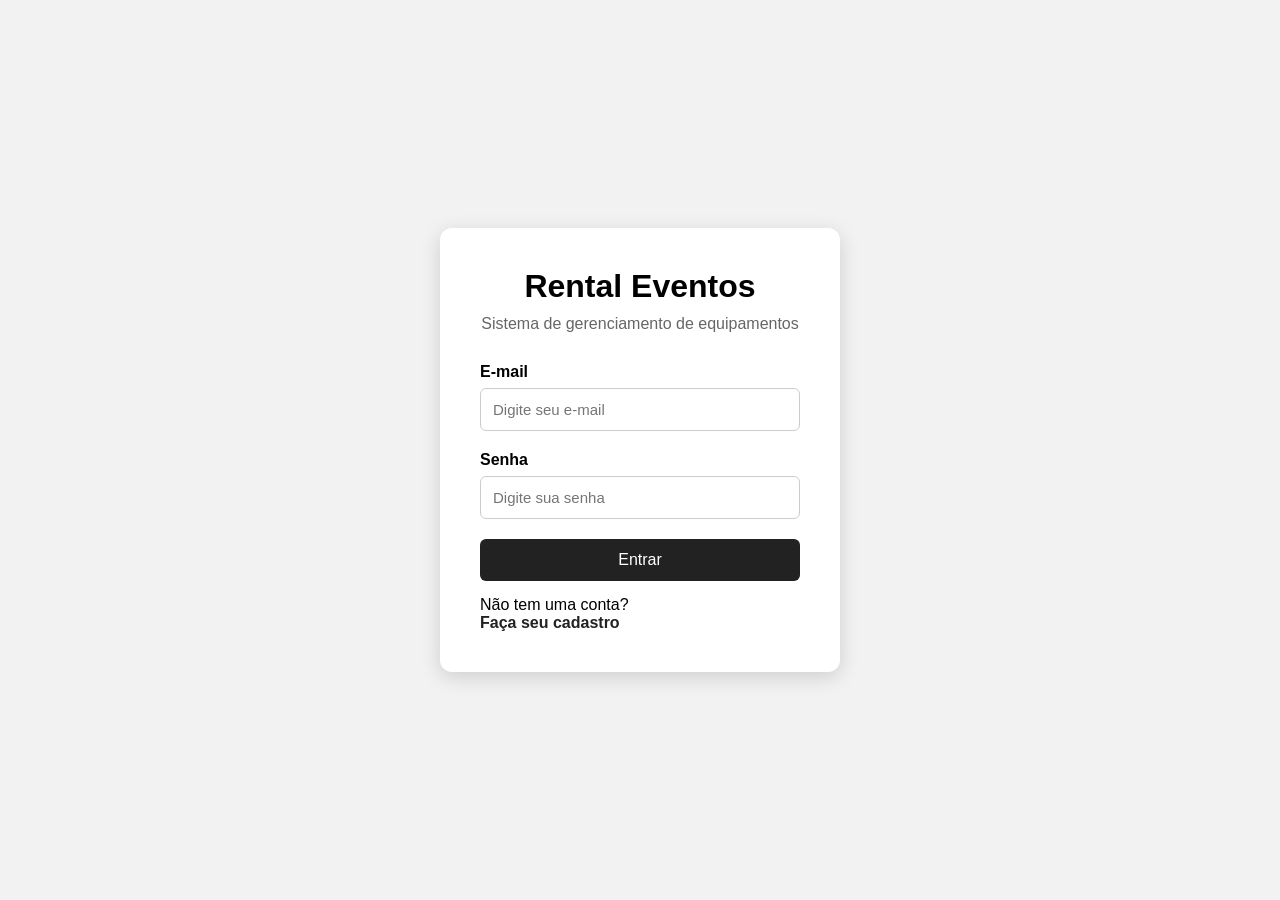
<file: frontend/index.html>
<!DOCTYPE html>
<html lang="pt-BR">

<head>
    <meta charset="UTF-8">
    <meta name="viewport" content="width=device-width, initial-scale=1.0">

    <title>Rental Eventos - Login</title>

    <link rel="stylesheet" href="css/style.css">
</head>

<body>

    <div class="login-container">

        <div class="login-card">

            <h1>Rental Eventos</h1>

            <p class="subtitle">
                Sistema de gerenciamento de equipamentos
            </p>

            <form id="loginForm">

                <div class="form-group">
                    <label for="email">E-mail</label>

                    <input
                        type="email"
                        id="email"
                        placeholder="Digite seu e-mail"
                        required
                    >
                </div>

                <div class="form-group">
                    <label for="senha">Senha</label>

                    <input
                        type="password"
                        id="senha"
                        placeholder="Digite sua senha"
                        required
                    >
                </div>

                <button type="submit">
                    Entrar
                </button>

                <p id="mensagem"></p>

                <p>Não tem uma conta?</p>

                <a href="cadastro.html">Faça seu cadastro</a>

            </form>

        </div>

    </div>

    <script src="js/login.js"></script>

</body>

</html>
</file>
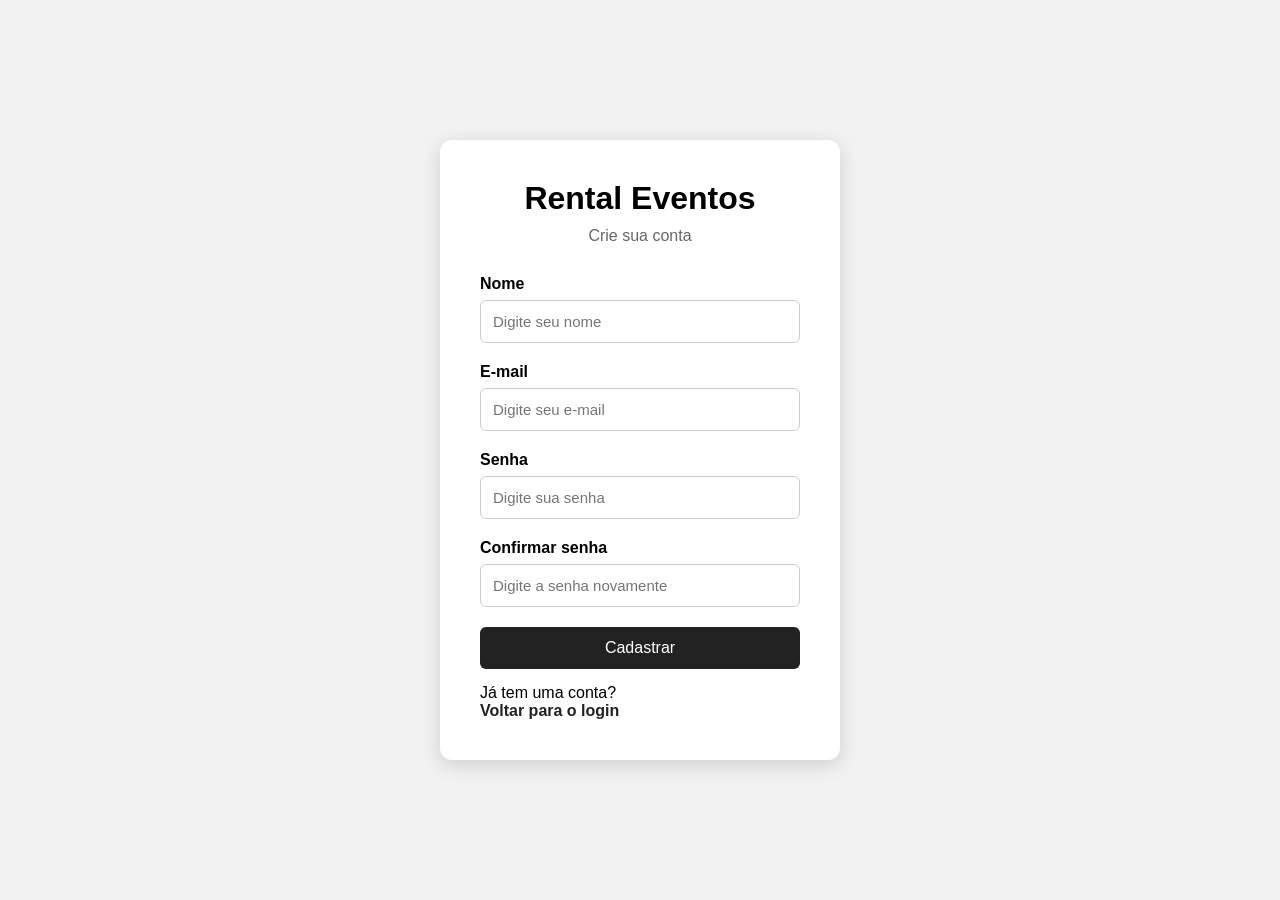
<file: frontend/cadastro.html>
<!DOCTYPE html>
<html lang="pt-BR">

<head>
    <meta charset="UTF-8">
    <meta name="viewport" content="width=device-width, initial-scale=1.0">

    <title>Rental Eventos - Cadastro</title>

    <link rel="stylesheet" href="css/style.css">
</head>

<body>

    <div class="login-container">

        <div class="login-card">

            <h1>Rental Eventos</h1>

            <p class="subtitle">
                Crie sua conta
            </p>

            <form id="cadastroForm">

                <div class="form-group">
                    <label for="nome">Nome</label>

                    <input
                        type="text"
                        id="nome"
                        placeholder="Digite seu nome"
                        required
                    >
                </div>

                <div class="form-group">
                    <label for="email">E-mail</label>

                    <input
                        type="email"
                        id="email"
                        placeholder="Digite seu e-mail"
                        required
                    >
                </div>

                <div class="form-group">
                    <label for="senha">Senha</label>

                    <input
                        type="password"
                        id="senha"
                        placeholder="Digite sua senha"
                        required
                    >
                </div>

                <div class="form-group">
                    <label for="confirmarSenha">Confirmar senha</label>

                    <input
                        type="password"
                        id="confirmarSenha"
                        placeholder="Digite a senha novamente"
                        required
                    >
                </div>

                <button type="submit">
                    Cadastrar
                </button>

                <p id="mensagem"></p>

                <p>Já tem uma conta?</p>

                <a href="index.html">Voltar para o login</a>

            </form>

        </div>

    </div>

    <script src="js/cadastro.js"></script>

</body>

</html>
</file>
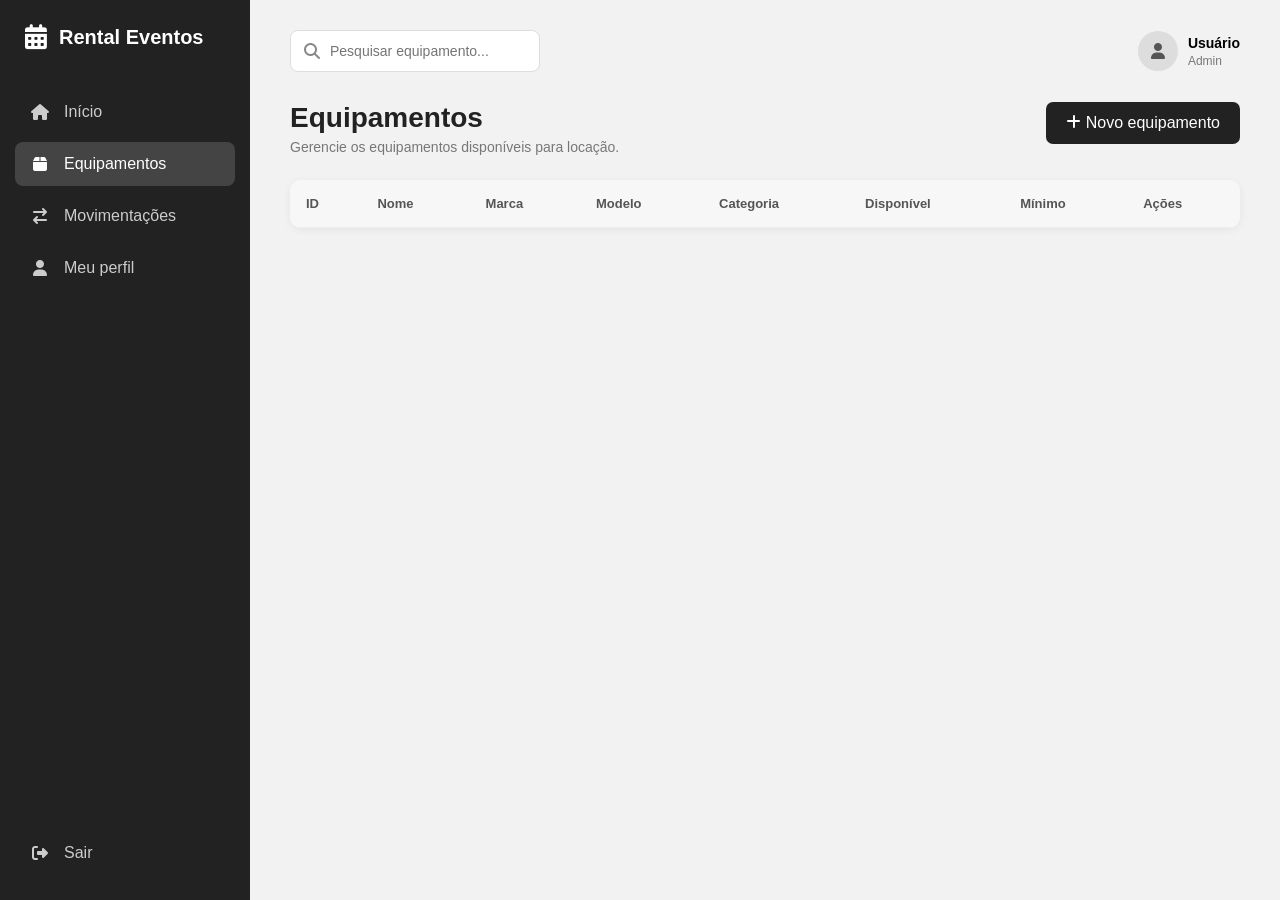
<file: frontend/equipamentos.html>
<!DOCTYPE html>
<html lang="pt-BR">

<head>
    <meta charset="UTF-8">
    <meta name="viewport" content="width=device-width, initial-scale=1.0">

    <title>Equipamentos - Rental Eventos</title>

    <link rel="stylesheet" href="css/style.css">

    <!-- Font Awesome -->
    <link
        rel="stylesheet"
        href="https://cdnjs.cloudflare.com/ajax/libs/font-awesome/6.5.2/css/all.min.css"
    >
</head>

<body>

    <div class="dashboard">

        <!-- MENU LATERAL -->
        <aside class="sidebar">

            <div class="logo">
                <i class="fa-solid fa-calendar-days"></i>
                <span>Rental Eventos</span>
            </div>

            <nav class="menu">

                <a href="inicio.html" class="menu-item">
                    <i class="fa-solid fa-house"></i>
                    <span>Início</span>
                </a>

                <a href="equipamentos.html" class="menu-item active">
                    <i class="fa-solid fa-box"></i>
                    <span>Equipamentos</span>
                </a>

                <a href="movimentacoes.html" class="menu-item">
                    <i class="fa-solid fa-arrow-right-arrow-left"></i>
                    <span>Movimentações</span>
                </a>

                <a href="perfil.html" class="menu-item">
                    <i class="fa-solid fa-user"></i>
                    <span>Meu perfil</span>
                </a>

            </nav>

            <div class="sidebar-bottom">

                <a href="index.html" class="menu-item logout">
                    <i class="fa-solid fa-right-from-bracket"></i>
                    <span>Sair</span>
                </a>

            </div>

        </aside>


        <!-- CONTEÚDO PRINCIPAL -->
        <main class="main-content">

            <!-- TOPO -->
            <header class="topbar">

                <div class="search-box">

                    <i class="fa-solid fa-magnifying-glass"></i>

                    <input
                        type="text"
                        id="campoBusca"
                        placeholder="Pesquisar equipamento..."
                    >

                </div>


                <div class="profile">

                    <div class="profile-icon">
                        <i class="fa-solid fa-user"></i>
                    </div>

                    <div class="profile-info">
                        <strong>Usuário</strong>
                        <span>Admin</span>
                    </div>

                </div>

            </header>


            <!-- TÍTULO DA PÁGINA -->
            <section class="page-header">

                <div>

                    <h1>Equipamentos</h1>

                    <p>
                        Gerencie os equipamentos disponíveis para locação.
                    </p>

                </div>


                <button
                    class="btn-primary"
                    onclick="abrirFormulario()"
                >
                    <i class="fa-solid fa-plus"></i>
                    Novo equipamento
                </button>

            </section>


            <!-- TABELA -->
            <section class="table-container">

                <table>

                    <thead>

                        <tr>

                            <th>ID</th>
                            <th>Nome</th>
                            <th>Marca</th>
                            <th>Modelo</th>
                            <th>Categoria</th>
                            <th>Disponível</th>
                            <th>Mínimo</th>
                            <th>Ações</th>

                        </tr>

                    </thead>


                    <tbody id="listaEquipamentos">

                        <!-- Os equipamentos serão carregados pelo JavaScript -->

                    </tbody>

                </table>

            </section>

        </main>

    </div>


    <!-- MODAL DE CADASTRO -->
    <div
        id="modalEquipamento"
        class="modal"
    >

        <div class="modal-content">

            <div class="modal-header">

                <h2>Novo equipamento</h2>

                <button
                    type="button"
                    onclick="fecharFormulario()"
                    class="btn-fechar"
                >
                    ×
                </button>

            </div>


            <!-- FORMULÁRIO -->
            <form id="equipamentoForm">


                <!-- NOME -->
                <div class="form-group">

                    <label for="nome">
                        Nome
                    </label>

                    <input
                        type="text"
                        id="nome"
                        placeholder="Ex: Caixa de som"
                        required
                    >

                </div>


                <!-- MARCA -->
                <div class="form-group">

                    <label for="marca">
                        Marca
                    </label>

                    <input
                        type="text"
                        id="marca"
                        placeholder="Ex: JBL"
                        required
                    >

                </div>


                <!-- MODELO -->
                <div class="form-group">

                    <label for="modelo">
                        Modelo
                    </label>

                    <input
                        type="text"
                        id="modelo"
                        placeholder="Ex: PartyBox 370"
                        required
                    >

                </div>


                <!-- CATEGORIA -->
                <div class="form-group">

                    <label for="categoria">
                        Categoria
                    </label>

                    <input
                        type="text"
                        id="categoria"
                        placeholder="Ex: Música"
                        required
                    >

                </div>


                <!-- POTÊNCIA -->
                <div class="form-group">

                    <label for="potencia">
                        Potência
                    </label>

                    <input
                        type="number"
                        id="potencia"
                        placeholder="Ex: 220"
                        required
                    >

                </div>


                <!-- MATERIAL -->
                <div class="form-group">

                    <label for="material">
                        Material
                    </label>

                    <input
                        type="text"
                        id="material"
                        placeholder="Ex: Plástico"
                        required
                    >

                </div>


                <!-- PESO -->
                <div class="form-group">

                    <label for="peso">
                        Peso
                    </label>

                    <input
                        type="number"
                        id="peso"
                        placeholder="Ex: 13.00"
                        step="0.01"
                        min="0"
                        required
                    >

                </div>


                <!-- DIMENSÕES -->
                <div class="form-group">

                    <label for="dimensoes">
                        Dimensões
                    </label>

                    <input
                        type="text"
                        id="dimensoes"
                        placeholder="Ex: 30x40x60 cm"
                        required
                    >

                </div>


                <!-- COR -->
                <div class="form-group">

                    <label for="cor">
                        Cor
                    </label>

                    <input
                        type="text"
                        id="cor"
                        placeholder="Ex: Preto"
                        required
                    >

                </div>


                <!-- QUANTIDADE DISPONÍVEL -->
                <div class="form-group">

                    <label for="qtdDisponivel">
                        Quantidade disponível
                    </label>

                    <input
                        type="number"
                        id="qtdDisponivel"
                        placeholder="Ex: 5"
                        min="0"
                        required
                    >

                </div>


                <!-- QUANTIDADE MÍNIMA -->
                <div class="form-group">

                    <label for="qtdMinima">
                        Quantidade mínima
                    </label>

                    <input
                        type="number"
                        id="qtdMinima"
                        placeholder="Ex: 2"
                        min="0"
                        required
                    >

                </div>


                <!-- MENSAGEM -->
                <p id="mensagem"></p>


                <!-- BOTÕES -->
                <div class="form-buttons">

                    <button
                        type="button"
                        class="btn-secondary"
                        onclick="fecharFormulario()"
                    >
                        Cancelar
                    </button>


                    <button
                        type="submit"
                        class="btn-primary"
                    >
                        <i class="fa-solid fa-check"></i>
                        Cadastrar
                    </button>

                </div>

            </form>

        </div>

    </div>


    <!-- JAVASCRIPT -->
    <script>

        const equipamentoForm =
            document.getElementById("equipamentoForm");

        const mensagem =
            document.getElementById("mensagem");


        // ABRIR FORMULÁRIO
        function abrirFormulario() {

            document.getElementById("modalEquipamento")
                .style.display = "flex";

        }


        // FECHAR FORMULÁRIO
        function fecharFormulario() {

            document.getElementById("modalEquipamento")
                .style.display = "none";

            equipamentoForm.reset();

            mensagem.textContent = "";

        }


        // CADASTRAR EQUIPAMENTO
        equipamentoForm.addEventListener(
            "submit",
            async function(event) {

                event.preventDefault();


                const token =
                    localStorage.getItem("token");


                // VERIFICA SE EXISTE TOKEN
                if (!token) {

                    mensagem.textContent =
                        "Você precisa fazer login.";

                    mensagem.style.color = "red";

                    return;

                }


                // PEGA OS DADOS DO FORMULÁRIO
                const equipamento = {

                    nome:
                        document.getElementById("nome")
                            .value.trim(),

                    marca:
                        document.getElementById("marca")
                            .value.trim(),

                    modelo:
                        document.getElementById("modelo")
                            .value.trim(),

                    categoria:
                        document.getElementById("categoria")
                            .value.trim(),

                    potencia:
                        Number(
                            document.getElementById("potencia")
                                .value
                        ),

                    material:
                        document.getElementById("material")
                            .value.trim(),

                    peso:
                        Number(
                            document.getElementById("peso")
                                .value
                        ),

                    dimensoes:
                        document.getElementById("dimensoes")
                            .value.trim(),

                    cor:
                        document.getElementById("cor")
                            .value.trim(),

                    quantidadeDisponivel:
                        Number(
                            document.getElementById("qtdDisponivel")
                                .value
                        ),

                    quantidadeMinima:
                        Number(
                            document.getElementById("qtdMinima")
                                .value
                        )

                };


                console.log(
                    "Equipamento enviado:",
                    equipamento
                );


                try {

                    const resposta = await fetch(
                        "http://localhost:8080/equipamentos",
                        {
                            method: "POST",

                            headers: {
                                "Content-Type":
                                    "application/json",

                                "Authorization":
                                    "Bearer " + token
                            },

                            body:
                                JSON.stringify(equipamento)
                        }
                    );


                    // CADASTRO REALIZADO
                    if (resposta.ok) {

                        mensagem.textContent =
                            "Equipamento cadastrado com sucesso!";

                        mensagem.style.color = "green";


                        equipamentoForm.reset();


                        // Atualiza a tabela
                        carregarEquipamentos();


                        setTimeout(function() {

                            fecharFormulario();

                        }, 1000);

                    }


                    // TOKEN INVÁLIDO
                    else if (resposta.status === 401) {

                        mensagem.textContent =
                            "Sua sessão expirou. Faça login novamente.";

                        mensagem.style.color = "red";

                    }


                    // OUTRO ERRO
                    else {

                        const erro =
                            await resposta.text();

                        console.error(
                            "Erro do backend:",
                            erro
                        );

                        mensagem.textContent =
                            "Erro ao cadastrar equipamento.";

                        mensagem.style.color = "red";

                    }


                } catch (erro) {

                    console.error(
                        "Erro de conexão:",
                        erro
                    );

                    mensagem.textContent =
                        "Não foi possível conectar ao servidor.";

                    mensagem.style.color = "red";

                }

            }
        );


        // LISTAR EQUIPAMENTOS
        async function carregarEquipamentos() {

            const token =
                localStorage.getItem("token");


            if (!token) {
                return;
            }


            try {

                const resposta = await fetch(
                    "http://localhost:8080/equipamentos",
                    {
                        method: "GET",

                        headers: {
                            "Authorization":
                                "Bearer " + token
                        }
                    }
                );


                if (!resposta.ok) {

                    console.error(
                        "Erro ao buscar equipamentos."
                    );

                    return;

                }


                const equipamentos =
                    await resposta.json();


                const lista =
                    document.getElementById(
                        "listaEquipamentos"
                    );


                lista.innerHTML = "";


                equipamentos.forEach(
                    function(equipamento) {

                        const linha =
                            document.createElement("tr");


                        linha.innerHTML = `

                            <td>
                                ${equipamento.idEquipamento}
                            </td>

                            <td>
                                ${equipamento.nome}
                            </td>

                            <td>
                                ${equipamento.marca}
                            </td>

                            <td>
                                ${equipamento.modelo}
                            </td>

                            <td>
                                ${equipamento.categoria}
                            </td>

                            <td>
                                ${equipamento.quantidadeDisponivel}
                            </td>

                            <td>
                                ${equipamento.quantidadeMinima}
                            </td>

                            <td>

                                <button
                                    class="btn-excluir"
                                    onclick="excluirEquipamento(${equipamento.idEquipamento})"
                                >
                                    <i class="fa-solid fa-trash"></i>
                                    Excluir
                                </button>

                            </td>

                        `;


                        lista.appendChild(linha);

                    }
                );


            } catch (erro) {

                console.error(
                    "Erro ao carregar equipamentos:",
                    erro
                );

            }

        }


        // EXCLUIR EQUIPAMENTO
        async function excluirEquipamento(id) {

            const token =
                localStorage.getItem("token");


            if (!confirm(
                "Deseja realmente excluir este equipamento?"
            )) {

                return;

            }


            try {

                const resposta = await fetch(
                    `http://localhost:8080/equipamentos/${id}`,
                    {
                        method: "DELETE",

                        headers: {
                            "Authorization":
                                "Bearer " + token
                        }
                    }
                );


                if (resposta.ok) {

                    alert(
                        "Equipamento excluído com sucesso!"
                    );

                    carregarEquipamentos();

                } else {

                    const erro =
                        await resposta.text();

                    console.error(
                        "Erro ao excluir:",
                        erro
                    );

                    alert(
                        "Não foi possível excluir o equipamento."
                    );

                }


            } catch (erro) {

                console.error(
                    "Erro:",
                    erro
                );

                alert(
                    "Não foi possível conectar ao servidor."
                );

            }

        }


        // BUSCA NA TABELA
        document
            .getElementById("campoBusca")
            .addEventListener(
                "input",
                function() {

                    const busca =
                        this.value.toLowerCase();


                    const linhas =
                        document.querySelectorAll(
                            "#listaEquipamentos tr"
                        );


                    linhas.forEach(
                        function(linha) {

                            const texto =
                                linha.textContent
                                    .toLowerCase();


                            if (
                                texto.includes(busca)
                            ) {

                                linha.style.display =
                                    "";

                            } else {

                                linha.style.display =
                                    "none";

                            }

                        }
                    );

                }
            );


        // CARREGA OS EQUIPAMENTOS
        // ASSIM QUE A PÁGINA ABRIR
        carregarEquipamentos();

    </script>

</body>

</html>
</file>
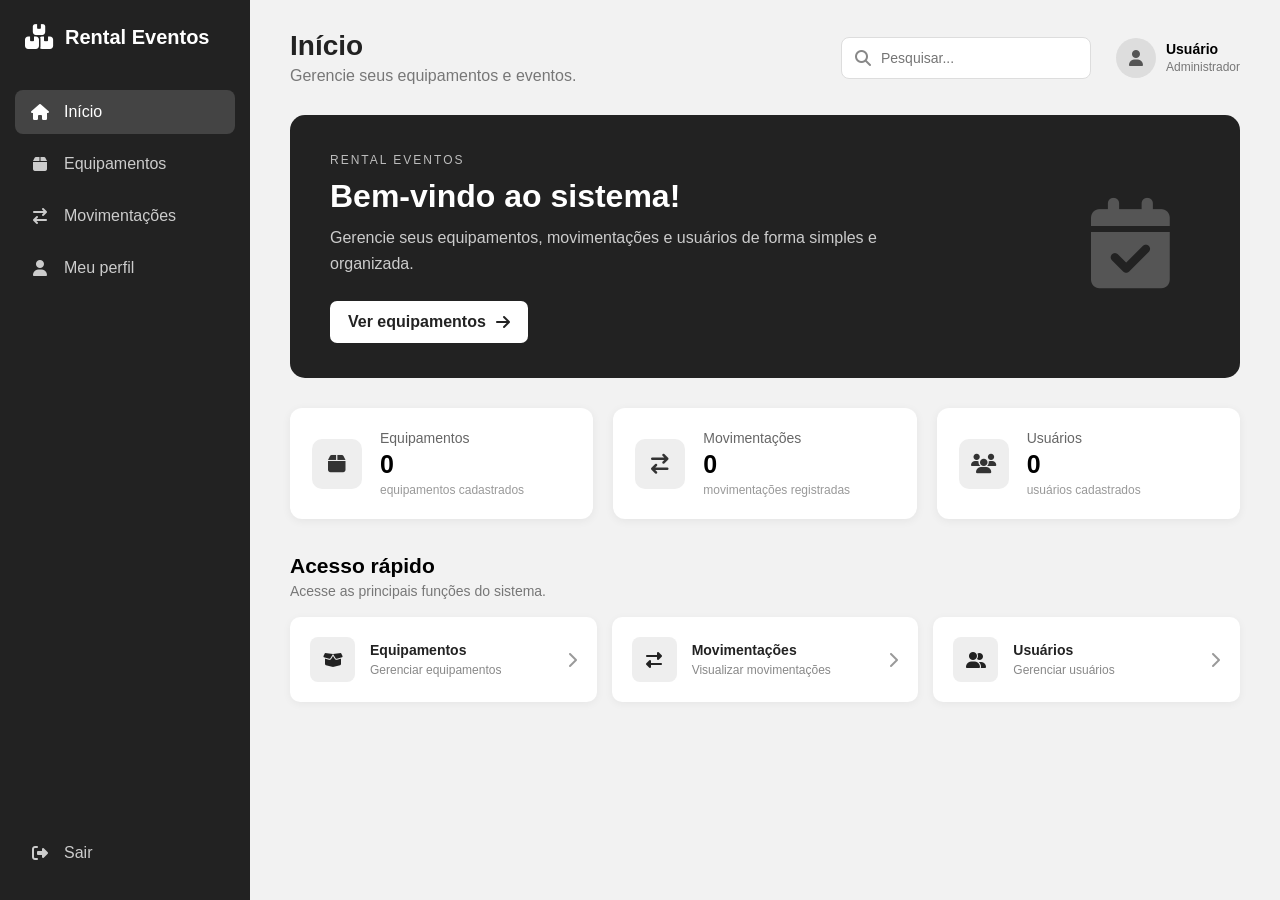
<file: frontend/inicio.html>
<!DOCTYPE html>
<html lang="pt-BR">

<head>
    <meta charset="UTF-8">
    <meta name="viewport" content="width=device-width, initial-scale=1.0">

    <title>Rental Eventos - Início</title>

    <link rel="stylesheet" href="css/style.css">

    <!-- Ícones -->
    <link
        rel="stylesheet"
        href="https://cdnjs.cloudflare.com/ajax/libs/font-awesome/6.5.2/css/all.min.css"
    >
</head>

<body>

    <div class="dashboard">

        <!-- MENU LATERAL -->
        <aside class="sidebar">

            <div class="logo">
                <i class="fa-solid fa-boxes-stacked"></i>
                <span>Rental Eventos</span>
            </div>

            <nav class="menu">

                <a href="inicio.html" class="menu-item active">
                    <i class="fa-solid fa-house"></i>
                    <span>Início</span>
                </a>

                <a href="equipamentos.html" class="menu-item">
                    <i class="fa-solid fa-box"></i>
                    <span>Equipamentos</span>
                </a>

                <a href="movimentacoes.html" class="menu-item">
                    <i class="fa-solid fa-arrow-right-arrow-left"></i>
                    <span>Movimentações</span>
                </a>

              <a href="perfil.html" class="menu-item">
    <i class="fa-solid fa-user"></i>
    <span>Meu perfil</span>
</a>

            </nav>

            <div class="sidebar-bottom">

                <a href="index.html" class="menu-item logout">
                    <i class="fa-solid fa-right-from-bracket"></i>
                    <span>Sair</span>
                </a>

            </div>

        </aside>


        <!-- CONTEÚDO PRINCIPAL -->
        <main class="main-content">

            <!-- TOPO -->
            <header class="topbar">

                <div>
                    <h2>Início</h2>
                    <p>Gerencie seus equipamentos e eventos.</p>
                </div>

                <div class="topbar-right">

                    <!-- BUSCA -->
                    <div class="search-box">

                        <i class="fa-solid fa-magnifying-glass"></i>

                        <input
                            type="text"
                            placeholder="Pesquisar..."
                        >

                    </div>

                    <!-- PERFIL -->
                    <div class="profile">

                        <div class="profile-icon">
                            <i class="fa-solid fa-user"></i>
                        </div>

                        <div class="profile-info">
                            <strong>Usuário</strong>
                            <span>Administrador</span>
                        </div>

                    </div>

                </div>

            </header>


            <!-- BANNER DE BOAS-VINDAS -->
            <section class="welcome-card">

                <div class="welcome-text">

                    <span>RENTAL EVENTOS</span>

                    <h1>
                        Bem-vindo ao sistema!
                    </h1>

                    <p>
                        Gerencie seus equipamentos,
                        movimentações e usuários de forma
                        simples e organizada.
                    </p>

                    <a href="equipamentos.html" class="welcome-button">
                        Ver equipamentos
                        <i class="fa-solid fa-arrow-right"></i>
                    </a>

                </div>

                <div class="welcome-icon">
                    <i class="fa-solid fa-calendar-check"></i>
                </div>

            </section>


            <!-- CARDS -->
            <section class="cards">

                <div class="dashboard-card">

                    <div class="card-icon">
                        <i class="fa-solid fa-box"></i>
                    </div>

                    <div class="card-content">
                        <span>Equipamentos</span>
                        <strong>0</strong>
                        <p>equipamentos cadastrados</p>
                    </div>

                </div>


                <div class="dashboard-card">

                    <div class="card-icon">
                        <i class="fa-solid fa-arrow-right-arrow-left"></i>
                    </div>

                    <div class="card-content">
                        <span>Movimentações</span>
                        <strong>0</strong>
                        <p>movimentações registradas</p>
                    </div>

                </div>


                <div class="dashboard-card">

                    <div class="card-icon">
                        <i class="fa-solid fa-users"></i>
                    </div>

                    <div class="card-content">
                        <span>Usuários</span>
                        <strong>0</strong>
                        <p>usuários cadastrados</p>
                    </div>

                </div>

            </section>


            <!-- ACESSO RÁPIDO -->
            <section class="quick-access">

                <div class="section-title">

                    <div>
                        <h2>Acesso rápido</h2>
                        <p>Acesse as principais funções do sistema.</p>
                    </div>

                </div>


                <div class="quick-grid">

                    <a href="equipamentos.html" class="quick-card">

                        <div class="quick-icon">
                            <i class="fa-solid fa-box-open"></i>
                        </div>

                        <div>
                            <strong>Equipamentos</strong>
                            <span>Gerenciar equipamentos</span>
                        </div>

                        <i class="fa-solid fa-chevron-right arrow"></i>

                    </a>


                    <a href="movimentacoes.html" class="quick-card">

                        <div class="quick-icon">
                            <i class="fa-solid fa-right-left"></i>
                        </div>

                        <div>
                            <strong>Movimentações</strong>
                            <span>Visualizar movimentações</span>
                        </div>

                        <i class="fa-solid fa-chevron-right arrow"></i>

                    </a>


                    <a href="usuarios.html" class="quick-card">

                        <div class="quick-icon">
                            <i class="fa-solid fa-user-group"></i>
                        </div>

                        <div>
                            <strong>Usuários</strong>
                            <span>Gerenciar usuários</span>
                        </div>

                        <i class="fa-solid fa-chevron-right arrow"></i>

                    </a>

                </div>

            </section>

        </main>

    </div>

</body>

</html>
</file>
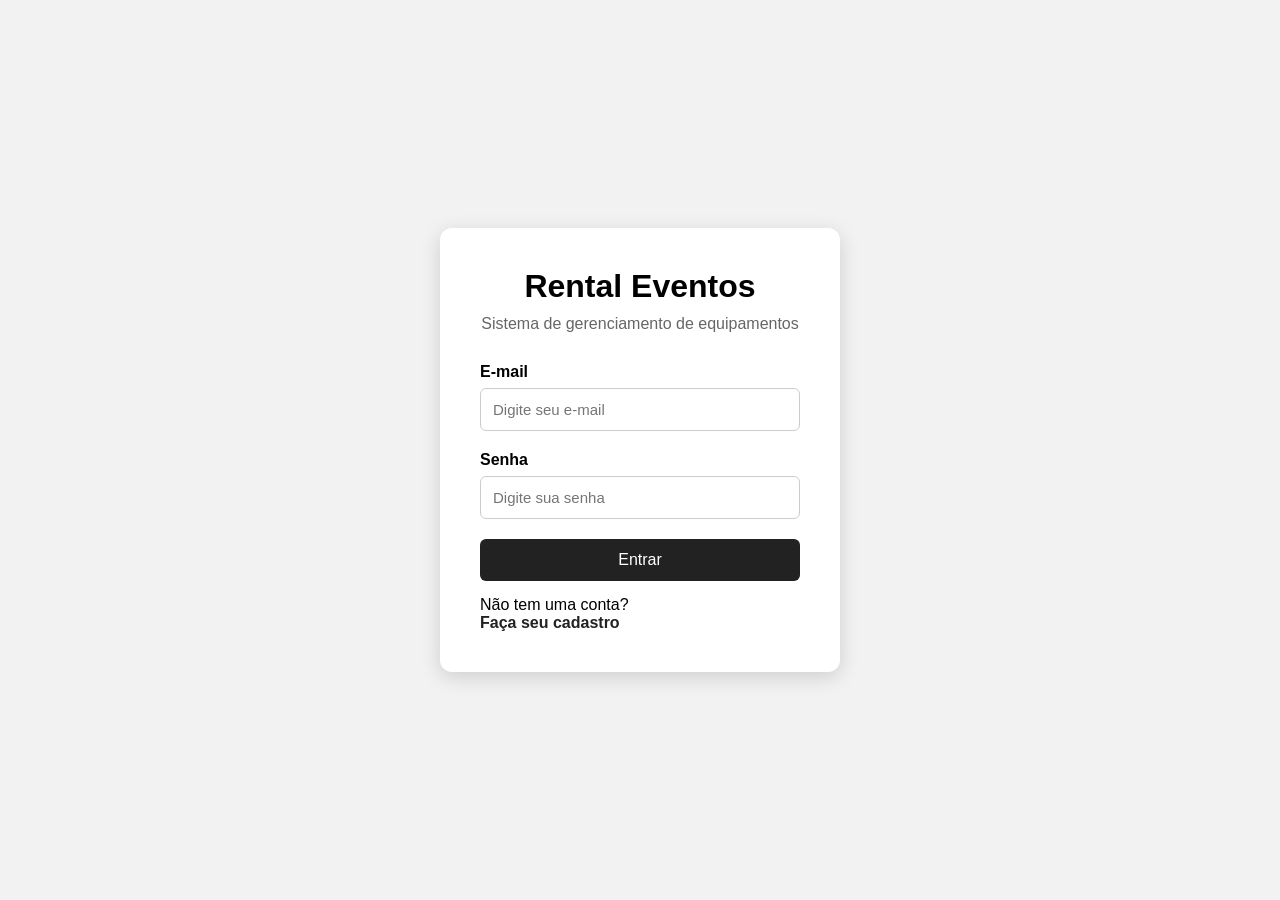
<file: frontend/movimentacoes.html>
<!DOCTYPE html>

<html lang="pt-BR">

<head>

<meta charset="UTF-8">
<meta name="viewport" content="width=device-width, initial-scale=1.0">

<title>Rental Eventos - Movimentações</title>

<link rel="stylesheet" href="css/style.css">

<!-- Font Awesome -->
<link
    rel="stylesheet"
    href="https://cdnjs.cloudflare.com/ajax/libs/font-awesome/6.5.2/css/all.min.css"
>

</head>

<body>
<div class="dashboard">

    <!-- =========================
         MENU LATERAL
    ========================== -->

    <aside class="sidebar">

        <div class="logo">

            <i class="fa-solid fa-boxes-stacked"></i>

            <span>Rental Eventos</span>

        </div>


        <nav class="menu">

            <a href="inicio.html" class="menu-item">

                <i class="fa-solid fa-house"></i>

                <span>Início</span>

            </a>


            <a href="equipamentos.html" class="menu-item">

                <i class="fa-solid fa-box"></i>

                <span>Equipamentos</span>

            </a>


            <a
                href="movimentacoes.html"
                class="menu-item active"
            >

                <i class="fa-solid fa-arrow-right-arrow-left"></i>

                <span>Movimentações</span>

            </a>


            <a href="perfil.html" class="menu-item">

                <i class="fa-solid fa-user"></i>

                <span>Meu perfil</span>

            </a>

        </nav>


        <div class="sidebar-bottom">

            <a href="index.html" class="menu-item logout">

                <i class="fa-solid fa-right-from-bracket"></i>

                <span>Sair</span>

            </a>

        </div>

    </aside>


    <!-- =========================
         CONTEÚDO PRINCIPAL
    ========================== -->

    <main class="main-content">


        <!-- TOPO -->

        <header class="topbar">

            <div>

                <h2>Movimentações</h2>

                <p>
                    Controle a entrada e saída dos equipamentos.
                </p>

            </div>


            <div class="topbar-right">


                <!-- BUSCA -->

                <div class="search-box">

                    <i class="fa-solid fa-magnifying-glass"></i>

                    <input
                        type="text"
                        id="buscarMovimentacao"
                        placeholder="Pesquisar..."
                    >

                </div>


                <!-- PERFIL -->

                <div class="profile">

                    <div class="profile-icon">

                        <i class="fa-solid fa-user"></i>

                    </div>


                    <div class="profile-info">

                        <strong>Usuário</strong>

                        <span>Administrador</span>

                    </div>


                </div>


            </div>


        </header>


        <!-- =========================
             AÇÕES
        ========================== -->

        <section class="page-actions">

            <div>

                <h3>Registro de movimentações</h3>

                <p>
                    Consulte as movimentações realizadas no sistema.
                </p>


            </div>

             <button
                class="add-button"
                type="button"
                onclick="abrirMovimentacao()"
            >

                <i class="fa-solid fa-plus"></i>

                Nova movimentação

            </button>

        </section>




        <!-- =========================
             TABELA
        ========================== -->


        <section class="table-container">

            <table>

                <thead>

                    <tr>

                        <th>ID</th>

                        <th>Usuário</th>

                        <th>Equipamento</th>

                        <th>Data</th>

                        <th>Tipo</th>

                        <th>Quantidade</th>

                    </tr>

                </thead>


                <tbody id="listaMovimentacoes">

                    <tr>

                        <td
                            colspan="6"
                            class="empty-table"
                        >

                            <i class="fa-solid fa-arrow-right-arrow-left"></i>

                            <p>
                                Carregando movimentações...
                            </p>

                        </td>

                    </tr>

                </tbody>

            </table>

        </section>


        <!-- =========================
             MODAL
        ========================== -->

        <section
            class="modal"
            id="modalMovimentacao"
        >

            <div class="modal-content">


                <!-- CABEÇALHO -->

                <div class="modal-header">

                    <div>

                        <h2>Nova movimentação</h2>

                        <p>
                            Registre a movimentação de um equipamento.
                        </p>

                    </div>


                    <button
                        class="close-button"
                        type="button"
                        onclick="fecharMovimentacao()"
                    >

                        <i class="fa-solid fa-xmark"></i>

                    </button>

                </div>


                <!-- FORMULÁRIO -->

                <form id="movimentacaoForm">


                    <div class="form-grid">


                        <!-- USUÁRIO -->

                        <div class="form-group">

                            <label for="usuario">
                                Usuário
                            </label>

                            <input
                                type="number"
                                id="usuario"
                                placeholder="ID do usuário"
                                required
                            >

                        </div>


                        <!-- EQUIPAMENTO -->

                        <div class="form-group">

                            <label for="equipamento">
                                Equipamento
                            </label>

                            <input
                                type="number"
                                id="equipamento"
                                placeholder="ID do equipamento"
                                required
                            >

                        </div>


                        <!-- DATA -->

                        <div class="form-group">

                            <label for="dataMovimentacao">
                                Data da movimentação
                            </label>

                            <input
                                type="date"
                                id="dataMovimentacao"
                                required
                            >

                        </div>


                        <!-- TIPO -->

                        <div class="form-group">

                            <label for="tipo">
                                Tipo
                            </label>

                            <select
                                id="tipo"
                                required
                            >

                                <option value="">
                                    Selecione o tipo
                                </option>

                                <option value="entrada">
                                    Entrada
                                </option>

                                <option value="saida">
                                    Saída
                                </option>

                            </select>

                        </div>


                        <!-- QUANTIDADE -->

                        <div class="form-group">

                            <label for="quantidade">
                                Quantidade
                            </label>

                            <input
                                type="number"
                                id="quantidade"
                                placeholder="Quantidade"
                                min="1"
                                required
                            >

                        </div>

                    </div>


                    <!-- MENSAGEM -->

                    <p
                        id="mensagem"
                        style="display: none;"
                    ></p>


                    <!-- BOTÕES -->

                    <div class="modal-actions">

                        <button
                            type="button"
                            class="cancel-button"
                            onclick="fecharMovimentacao()"
                        >

                            Cancelar

                        </button>


                        <button
                            type="submit"
                            class="save-button"
                        >

                            <i class="fa-solid fa-check"></i>

                            Registrar

                        </button>

                    </div>

                </form>

            </div>

        </section>

    </main>

</div>


<!-- =========================
     JAVASCRIPT
========================== -->

<script>

    const API_URL = "http://localhost:8080/movimentacoes";


    // =========================================
    // ABRIR MODAL
    // =========================================

    function abrirMovimentacao() {

        document
            .getElementById("modalMovimentacao")
            .classList.add("show");

        limparMensagem();

    }


    // =========================================
    // FECHAR MODAL
    // =========================================

    function fecharMovimentacao() {

        document
            .getElementById("modalMovimentacao")
            .classList.remove("show");

        limparMensagem();

    }


    // =========================================
    // MENSAGEM
    // =========================================

    function mostrarMensagem(texto, sucesso = true) {

        const mensagem =
            document.getElementById("mensagem");

        mensagem.textContent = texto;

        mensagem.style.display = "block";

        if (sucesso) {

            mensagem.style.color = "#222";

        } else {

            mensagem.style.color = "#b00020";

        }

    }


    function limparMensagem() {

        const mensagem =
            document.getElementById("mensagem");

        mensagem.textContent = "";

        mensagem.style.display = "none";

    }


    // =========================================
    // CARREGAR MOVIMENTAÇÕES
    // =========================================

    async function carregarMovimentacoes() {

        const lista =
            document.getElementById("listaMovimentacoes");

        const token =
            localStorage.getItem("token");


        if (!token) {

            window.location.href = "index.html";

            return;

        }


        try {

            const resposta = await fetch(
                API_URL,
                {
                    method: "GET",

                    headers: {
                        "Authorization":
                            "Bearer " + token
                    }
                }
            );


            if (resposta.status === 403) {

                alert(
                    "Sessão expirada. Faça login novamente."
                );

                localStorage.removeItem("token");

                window.location.href = "index.html";

                return;

            }


            if (!resposta.ok) {

                throw new Error(
                    "Erro ao buscar movimentações."
                );

            }


            const movimentacoes =
                await resposta.json();


            lista.innerHTML = "";


            // =========================================
            // NENHUMA MOVIMENTAÇÃO
            // =========================================

            if (
                !movimentacoes ||
                movimentacoes.length === 0
            ) {

                lista.innerHTML = `

                    <tr>

                        <td
                            colspan="6"
                            class="empty-table"
                        >

                            <i class="fa-solid fa-arrow-right-arrow-left"></i>

                            <p>
                                Nenhuma movimentação registrada.
                            </p>

                            <span>
                                Clique em "Nova movimentação" para registrar.
                            </span>

                        </td>

                    </tr>

                `;

                return;

            }


            // =========================================
            // MOSTRAR MOVIMENTAÇÕES
            // =========================================

            movimentacoes.forEach(
                function(movimentacao) {

                    const tr =
                        document.createElement("tr");


                    // ID

                    const tdId =
                        document.createElement("td");

                    tdId.textContent =
                        movimentacao.idMovimentacao ??
                        movimentacao.id ??
                        "-";


                    // USUÁRIO

                    const tdUsuario =
                        document.createElement("td");

                    if (movimentacao.usuario) {

                        tdUsuario.textContent =
                            movimentacao.usuario.nome ??
                            movimentacao.usuario.idUsuario ??
                            movimentacao.idUsuario ??
                            "-";

                    } else {

                        tdUsuario.textContent =
                            movimentacao.idUsuario ??
                            "-";

                    }


                    // EQUIPAMENTO

                    const tdEquipamento =
                        document.createElement("td");

                    if (movimentacao.equipamento) {

                        tdEquipamento.textContent =
                            movimentacao.equipamento.nome ??
                            movimentacao.equipamento.idEquipamento ??
                            movimentacao.idEquipamento ??
                            "-";

                    } else {

                        tdEquipamento.textContent =
                            movimentacao.idEquipamento ??
                            "-";

                    }


                    // DATA

                    const tdData =
                        document.createElement("td");

                    tdData.textContent =
                        movimentacao.dataMovimentacao ??
                        "-";


                    // TIPO

                    const tdTipo =
                        document.createElement("td");

                    if (
                        movimentacao.tipo === "entrada"
                    ) {

                        tdTipo.textContent = "Entrada";

                    } else if (
                        movimentacao.tipo === "saida"
                    ) {

                        tdTipo.textContent = "Saída";

                    } else {

                        tdTipo.textContent =
                            movimentacao.tipo ??
                            "-";

                    }


                    // QUANTIDADE

                    const tdQuantidade =
                        document.createElement("td");

                    tdQuantidade.textContent =
                        movimentacao.quantidade ??
                        "-";


                    // ADICIONAR NA LINHA

                    tr.appendChild(tdId);

                    tr.appendChild(tdUsuario);

                    tr.appendChild(tdEquipamento);

                    tr.appendChild(tdData);

                    tr.appendChild(tdTipo);

                    tr.appendChild(tdQuantidade);


                    // ADICIONAR NA TABELA

                    lista.appendChild(tr);

                }
            );


        } catch (erro) {

            console.error(
                "Erro ao carregar movimentações:",
                erro
            );


            lista.innerHTML = `

                <tr>

                    <td
                        colspan="6"
                        class="empty-table"
                    >

                        <i class="fa-solid fa-triangle-exclamation"></i>

                        <p>
                            Não foi possível carregar as movimentações.
                        </p>

                    </td>

                </tr>

            `;

        }

    }


    // =========================================
    // CADASTRAR MOVIMENTAÇÃO
    // =========================================

    document
        .getElementById("movimentacaoForm")
        .addEventListener(
            "submit",
            async function(event) {

                event.preventDefault();


                limparMensagem();


                const idUsuario =
                    document
                        .getElementById("usuario")
                        .value;


                const idEquipamento =
                    document
                        .getElementById("equipamento")
                        .value;


                const dataMovimentacao =
                    document
                        .getElementById("dataMovimentacao")
                        .value;


                const tipo =
                    document
                        .getElementById("tipo")
                        .value;


                const quantidade =
                    document
                        .getElementById("quantidade")
                        .value;


                const token =
                    localStorage.getItem("token");


                // =========================================
                // VERIFICAR TOKEN
                // =========================================

                if (!token) {

                    alert(
                        "Sessão expirada. Faça login novamente."
                    );

                    window.location.href =
                        "index.html";

                    return;

                }


                // =========================================
                // OBJETO
                // =========================================

                const movimentacao = {

                    idUsuario:
                        parseInt(idUsuario),

                    idEquipamento:
                        parseInt(idEquipamento),

                    dataMovimentacao:
                        dataMovimentacao,

                    tipo:
                        tipo,

                    quantidade:
                        parseInt(quantidade)

                };


                console.log(
                    "Enviando movimentação:",
                    movimentacao
                );


                try {

                    const resposta =
                        await fetch(
                            API_URL,
                            {

                                method: "POST",

                                headers: {

                                    "Content-Type":
                                        "application/json",

                                    "Authorization":
                                        "Bearer " + token

                                },

                                body:
                                    JSON.stringify(
                                        movimentacao
                                    )

                            }
                        );


                    // =========================================
                    // CADASTRO REALIZADO
                    // =========================================

                    if (resposta.ok) {

                        mostrarMensagem(
                            "Movimentação cadastrada com sucesso!",
                            true
                        );


                        document
                            .getElementById(
                                "movimentacaoForm"
                            )
                            .reset();


                        // Atualiza a tabela
                        await carregarMovimentacoes();


                        // Fecha o modal depois de um pequeno tempo
                        setTimeout(
                            function() {

                                fecharMovimentacao();

                            },
                            1000
                        );


                    }


                    // =========================================
                    // ACESSO NEGADO
                    // =========================================

                    else if (
                        resposta.status === 403
                    ) {

                        mostrarMensagem(
                            "Acesso negado. Faça login novamente.",
                            false
                        );

                    }


                    // =========================================
                    // OUTRO ERRO
                    // =========================================

                    else {

                        let erro =
                            await resposta.text();


                        console.error(
                            "Erro do backend:",
                            erro
                        );


                        mostrarMensagem(
                            "Erro ao cadastrar movimentação.",
                            false
                        );

                    }


                } catch (erro) {

                    console.error(
                        "Erro:",
                        erro
                    );


                    mostrarMensagem(
                        "Não foi possível conectar ao backend.",
                        false
                    );

                }

            }
        );


    // =========================================
    // PESQUISA
    // =========================================

    document
        .getElementById("buscarMovimentacao")
        .addEventListener(
            "input",
            function() {

                const busca =
                    this.value
                        .toLowerCase()
                        .trim();


                const linhas =
                    document.querySelectorAll(
                        "#listaMovimentacoes tr"
                    );


                linhas.forEach(
                    function(linha) {

                        const texto =
                            linha.textContent
                                .toLowerCase();


                        if (
                            texto.includes(busca)
                        ) {

                            linha.style.display = "";

                        } else {

                            linha.style.display = "none";

                        }

                    }
                );

            }
        );


    // =========================================
    // CARREGAR AO ABRIR A PÁGINA
    // =========================================

    carregarMovimentacoes();

</script>

</body>

</html>
</file>
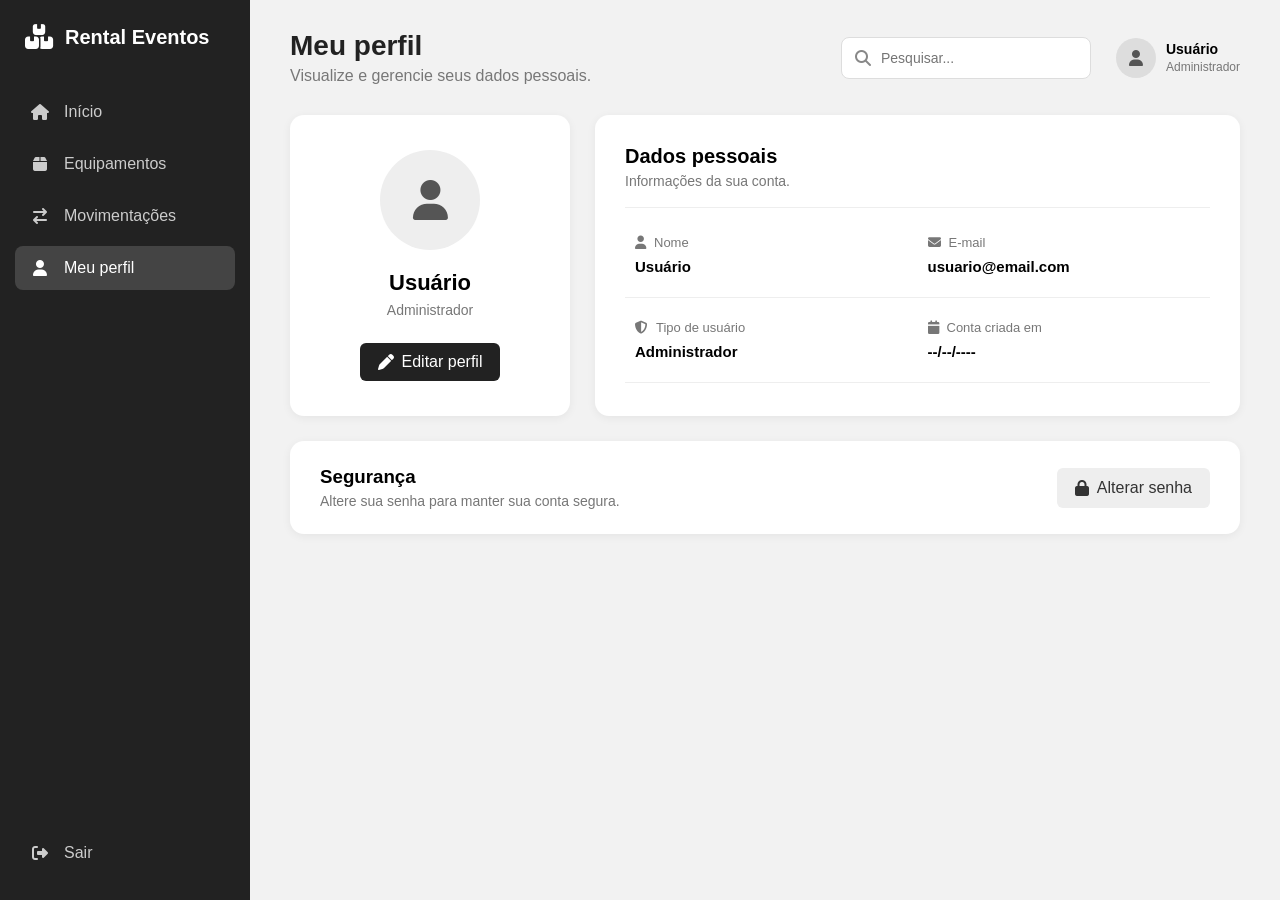
<file: frontend/perfil.html>
<!DOCTYPE html>
<html lang="pt-BR">

<head>

    <meta charset="UTF-8">

    <meta name="viewport" content="width=device-width, initial-scale=1.0">

    <title>Rental Eventos - Meu Perfil</title>

    <link rel="stylesheet" href="css/style.css">

    <!-- Font Awesome -->
    <link
        rel="stylesheet"
        href="https://cdnjs.cloudflare.com/ajax/libs/font-awesome/6.5.2/css/all.min.css"
    >

</head>

<body>

    <div class="dashboard">


        <!-- =========================
             MENU LATERAL
        ========================== -->

        <aside class="sidebar">

            <div class="logo">

                <i class="fa-solid fa-boxes-stacked"></i>

                <span>Rental Eventos</span>

            </div>


            <nav class="menu">

                <a href="inicio.html" class="menu-item">

                    <i class="fa-solid fa-house"></i>

                    <span>Início</span>

                </a>


                <a href="equipamentos.html" class="menu-item">

                    <i class="fa-solid fa-box"></i>

                    <span>Equipamentos</span>

                </a>


                <a href="movimentacoes.html" class="menu-item">

                    <i class="fa-solid fa-arrow-right-arrow-left"></i>

                    <span>Movimentações</span>

                </a>


                <a href="perfil.html" class="menu-item active">

                    <i class="fa-solid fa-user"></i>

                    <span>Meu perfil</span>

                </a>

            </nav>


            <div class="sidebar-bottom">

                <a href="index.html" class="menu-item logout">

                    <i class="fa-solid fa-right-from-bracket"></i>

                    <span>Sair</span>

                </a>

            </div>

        </aside>



        <!-- =========================
             CONTEÚDO PRINCIPAL
        ========================== -->

        <main class="main-content">


            <!-- TOPO -->

            <header class="topbar">

                <div>

                    <h2>Meu perfil</h2>

                    <p>
                        Visualize e gerencie seus dados pessoais.
                    </p>

                </div>


                <div class="topbar-right">


                    <!-- BUSCA -->

                    <div class="search-box">

                        <i class="fa-solid fa-magnifying-glass"></i>

                        <input
                            type="text"
                            placeholder="Pesquisar..."
                        >

                    </div>


                    <!-- PERFIL -->

                    <div class="profile">

                        <div class="profile-icon">

                            <i class="fa-solid fa-user"></i>

                        </div>


                        <div class="profile-info">

                            <strong>Usuário</strong>

                            <span>Administrador</span>

                        </div>

                    </div>

                </div>

            </header>



            <!-- =========================
                 PERFIL
            ========================== -->

            <section class="profile-page">


                <!-- CARTÃO DO PERFIL -->

                <div class="profile-card">


                    <div class="profile-avatar">

                        <i class="fa-solid fa-user"></i>

                    </div>


                    <h2>Usuário</h2>

                    <p class="profile-role">
                        Administrador
                    </p>


                    <button
                        class="edit-profile-button"
                        onclick="editarPerfil()"
                    >

                        <i class="fa-solid fa-pen"></i>

                        Editar perfil

                    </button>

                </div>



                <!-- DADOS -->

                <div class="profile-data">


                    <div class="profile-data-header">

                        <div>

                            <h3>Dados pessoais</h3>

                            <p>
                                Informações da sua conta.
                            </p>

                        </div>

                    </div>



                    <div class="profile-fields">


                        <div class="profile-field">

                            <span>

                                <i class="fa-solid fa-user"></i>

                                Nome

                            </span>

                            <strong id="nomeUsuario">
                                Usuário
                            </strong>

                        </div>


                        <div class="profile-field">

                            <span>

                                <i class="fa-solid fa-envelope"></i>

                                E-mail

                            </span>

                            <strong id="emailUsuario">
                                usuario@email.com
                            </strong>

                        </div>


                        <div class="profile-field">

                            <span>

                                <i class="fa-solid fa-shield-halved"></i>

                                Tipo de usuário

                            </span>

                            <strong>
                                Administrador
                            </strong>

                        </div>


                        <div class="profile-field">

                            <span>

                                <i class="fa-solid fa-calendar"></i>

                                Conta criada em

                            </span>

                            <strong>
                                --/--/----
                            </strong>

                        </div>


                    </div>


                </div>

            </section>



            <!-- =========================
                 ALTERAR SENHA
            ========================== -->

            <section class="password-card">

                <div>

                    <h3>
                        Segurança
                    </h3>

                    <p>
                        Altere sua senha para manter sua conta segura.
                    </p>

                </div>


                <button
                    class="password-button"
                    onclick="alterarSenha()"
                >

                    <i class="fa-solid fa-lock"></i>

                    Alterar senha

                </button>

            </section>


        </main>

    </div>



    <!-- =========================
         JAVASCRIPT
    ========================== -->

    <script>

        function editarPerfil() {

            alert("A edição do perfil será conectada ao backend em breve.");

        }


        function alterarSenha() {

            alert("A alteração de senha será conectada ao backend em breve.");

        }

    </script>


</body>

</html>
</file>
<file: frontend/css/style.css>
* {
    margin: 0;
    padding: 0;
    box-sizing: border-box;
}

body {
    font-family: Arial, sans-serif;
    background-color: #f2f2f2;
    min-height: 100vh;
}


/* =========================================
   LOGIN E CADASTRO
   ========================================= */

.login-container {
    min-height: 100vh;
    display: flex;
    justify-content: center;
    align-items: center;
}

.login-card {
    width: 400px;
    background-color: white;
    padding: 40px;
    border-radius: 12px;
    box-shadow: 0 5px 20px rgba(0, 0, 0, 0.15);
}

.login-card h1 {
    text-align: center;
    font-size: 32px;
    margin-bottom: 10px;
}

.subtitle {
    text-align: center;
    color: #666;
    margin-bottom: 30px;
}

.form-group {
    margin-bottom: 20px;
}

.form-group label {
    display: block;
    margin-bottom: 7px;
    font-weight: bold;
}

.form-group input {
    width: 100%;
    padding: 12px;
    border: 1px solid #ccc;
    border-radius: 6px;
    font-size: 15px;
    outline: none;
}

.form-group input:focus {
    border-color: #333;
}

button {
    width: 100%;
    padding: 12px;
    border: none;
    border-radius: 6px;
    background-color: #222;
    color: white;
    font-size: 16px;
    cursor: pointer;
}

button:hover {
    background-color: #444;
}

#mensagem {
    text-align: center;
    margin-top: 15px;
    font-size: 14px;
}

.login-card a {
    color: #222;
    font-weight: bold;
    text-decoration: none;
}

.login-card a:hover {
    text-decoration: underline;
}


/* =========================================
   HOME / DASHBOARD
   ========================================= */

.dashboard {
    display: flex;
    min-height: 100vh;
}


/* MENU LATERAL */

.sidebar {
    width: 250px;
    min-height: 100vh;
    background-color: #222;
    color: white;
    display: flex;
    flex-direction: column;
    padding: 25px 15px;
    flex-shrink: 0;
}

.logo {
    display: flex;
    align-items: center;
    gap: 12px;
    padding: 0 10px;
    margin-bottom: 40px;
}

.logo i {
    font-size: 25px;
}

.logo span {
    font-size: 20px;
    font-weight: bold;
}

.menu {
    display: flex;
    flex-direction: column;
    gap: 8px;
}

.menu-item {
    display: flex;
    align-items: center;
    gap: 14px;
    padding: 13px 15px;
    border-radius: 8px;
    color: #ccc;
    text-decoration: none;
    transition: 0.2s;
}

.menu-item i {
    width: 20px;
    text-align: center;
}

.menu-item:hover {
    background-color: #333;
    color: white;
}

.menu-item.active {
    background-color: #444;
    color: white;
}

.sidebar-bottom {
    margin-top: auto;
}

.logout {
    color: #ccc;
    text-decoration: none;
}


/* =========================================
   CONTEÚDO
   ========================================= */

.main-content {
    flex: 1;
    padding: 30px 40px;
    overflow-x: hidden;
    min-width: 0;
}


/* =========================================
   TOPO
   ========================================= */

.topbar {
    display: flex;
    justify-content: space-between;
    align-items: center;
    margin-bottom: 30px;
}

.topbar h2 {
    font-size: 28px;
    color: #222;
    margin-bottom: 5px;
}

.topbar p {
    color: #777;
}

.topbar-right {
    display: flex;
    align-items: center;
    gap: 25px;
}


/* BUSCA */

.search-box {
    width: 250px;
    height: 42px;
    background-color: white;
    border: 1px solid #ddd;
    border-radius: 8px;
    display: flex;
    align-items: center;
    padding: 0 13px;
    gap: 10px;
}

.search-box i {
    color: #888;
}

.search-box input {
    border: none;
    outline: none;
    width: 100%;
    font-size: 14px;
}


/* PERFIL */

.profile {
    display: flex;
    align-items: center;
    gap: 10px;
}

.profile-icon {
    width: 40px;
    height: 40px;
    border-radius: 50%;
    background-color: #ddd;
    display: flex;
    justify-content: center;
    align-items: center;
    color: #555;
}

.profile-info {
    display: flex;
    flex-direction: column;
    gap: 3px;
}

.profile-info strong {
    font-size: 14px;
}

.profile-info span {
    font-size: 12px;
    color: #777;
}


/* =========================================
   BANNER
   ========================================= */

.welcome-card {
    background-color: #222;
    color: white;
    border-radius: 15px;
    padding: 35px 40px;
    display: flex;
    justify-content: space-between;
    align-items: center;
    margin-bottom: 30px;
}

.welcome-text {
    max-width: 600px;
}

.welcome-text > span {
    font-size: 12px;
    letter-spacing: 2px;
    opacity: 0.7;
}

.welcome-text h1 {
    font-size: 32px;
    margin: 10px 0;
}

.welcome-text p {
    color: #ccc;
    line-height: 1.6;
    margin-bottom: 25px;
}

.welcome-button {
    display: inline-flex;
    align-items: center;
    gap: 10px;
    background-color: white;
    color: #222;
    padding: 12px 18px;
    border-radius: 7px;
    text-decoration: none;
    font-weight: bold;
    transition: 0.2s;
}

.welcome-button:hover {
    background-color: #ddd;
}

.welcome-icon {
    font-size: 90px;
    color: #555;
    padding-right: 30px;
}


/* =========================================
   CARDS
   ========================================= */

.cards {
    display: grid;
    grid-template-columns: repeat(3, 1fr);
    gap: 20px;
    margin-bottom: 35px;
}

.dashboard-card {
    background-color: white;
    border-radius: 12px;
    padding: 22px;
    display: flex;
    align-items: center;
    gap: 18px;
    box-shadow: 0 2px 10px rgba(0, 0, 0, 0.06);
}

.card-icon {
    width: 50px;
    height: 50px;
    border-radius: 10px;
    background-color: #eee;
    display: flex;
    justify-content: center;
    align-items: center;
    font-size: 20px;
    color: #333;
}

.card-content {
    display: flex;
    flex-direction: column;
    gap: 4px;
}

.card-content span {
    color: #666;
    font-size: 14px;
}

.card-content strong {
    font-size: 25px;
}

.card-content p {
    color: #999;
    font-size: 12px;
}


/* =========================================
   ACESSO RÁPIDO
   ========================================= */

.quick-access {
    margin-bottom: 30px;
}

.section-title {
    margin-bottom: 18px;
}

.section-title h2 {
    font-size: 21px;
    margin-bottom: 5px;
}

.section-title p {
    color: #777;
    font-size: 14px;
}

.quick-grid {
    display: grid;
    grid-template-columns: repeat(3, 1fr);
    gap: 15px;
}

.quick-card {
    background-color: white;
    padding: 20px;
    border-radius: 10px;
    display: flex;
    align-items: center;
    gap: 15px;
    text-decoration: none;
    color: #222;
    transition: 0.2s;
    box-shadow: 0 2px 8px rgba(0, 0, 0, 0.05);
}

.quick-card:hover {
    transform: translateY(-2px);
    box-shadow: 0 5px 15px rgba(0, 0, 0, 0.1);
}

.quick-icon {
    width: 45px;
    height: 45px;
    border-radius: 8px;
    background-color: #eee;
    display: flex;
    justify-content: center;
    align-items: center;
}

.quick-card div:nth-child(2) {
    display: flex;
    flex-direction: column;
    gap: 5px;
}

.quick-card strong {
    font-size: 14px;
}

.quick-card span {
    font-size: 12px;
    color: #888;
}

.arrow {
    margin-left: auto;
    color: #999;
}


/* =========================================
   EQUIPAMENTOS
   ========================================= */

.page-header {
    display: flex;
    justify-content: space-between;
    align-items: center;
    margin-bottom: 25px;
}

.page-header h1 {
    font-size: 28px;
    color: #222;
    margin-bottom: 5px;
}

.page-header p {
    color: #777;
    font-size: 14px;
}

.page-header {
    display: flex;
    justify-content: space-between;
    align-items: flex-start;
    margin-bottom: 25px;
}

.page-actions h3 {
    font-size: 20px;
    margin-bottom: 5px;
}

.page-actions p {
    color: #777;
    font-size: 14px;
}

.add-button {
    width: auto;
    padding: 12px 18px;
    display: flex;
    align-items: center;
    gap: 8px;
    background-color: #222;
}

.add-button:hover {
    background-color: #444;
}


/* BOTÃO PRINCIPAL */

.btn-primary {
    width: auto;
    padding: 12px 20px;
    background-color: #222;
    color: white;
    border-radius: 7px;
}

.btn-primary:hover {
    background-color: #444;
}


/* BOTÃO SECUNDÁRIO */

.btn-secondary {
    width: auto;
    padding: 12px 20px;
    background-color: #eee;
    color: #333;
}

.btn-secondary:hover {
    background-color: #ddd;
}


/* BOTÃO FECHAR */

.btn-fechar {
    width: 40px;
    height: 40px;
    padding: 0;
    background-color: transparent;
    color: #555;
    font-size: 28px;
}

.btn-fechar:hover {
    background-color: #eee;
}


/* TABELA */

.table-container {
    background-color: white;
    border-radius: 12px;
    overflow-x: auto;
    box-shadow: 0 2px 10px rgba(0, 0, 0, 0.06);
}

table {
    width: 100%;
    border-collapse: collapse;
    min-width: 800px;
}

thead {
    background-color: #f7f7f7;
}

th {
    padding: 16px;
    text-align: left;
    font-size: 13px;
    color: #555;
    font-weight: bold;
    border-bottom: 1px solid #eee;
    white-space: nowrap;
}

td {
    padding: 16px;
    border-bottom: 1px solid #eee;
    font-size: 14px;
}

tbody tr:hover {
    background-color: #fafafa;
}


/* BOTÃO EXCLUIR */

.btn-excluir {
    width: auto;
    padding: 8px 12px;
    background-color: #222;
    font-size: 13px;
}

.btn-excluir:hover {
    background-color: #444;
}


/* TABELA VAZIA */

.empty-table {
    text-align: center;
    padding: 70px 20px;
    color: #888;
}

.empty-table i {
    font-size: 45px;
    margin-bottom: 15px;
    color: #bbb;
}

.empty-table p {
    font-size: 16px;
    margin-bottom: 5px;
}

.empty-table span {
    font-size: 13px;
}


/* =========================================
   MODAL
   ========================================= */

.modal {
    display: none;
    position: fixed;
    inset: 0;
    background-color: rgba(0, 0, 0, 0.5);
    justify-content: center;
    align-items: center;
    padding: 20px;
    z-index: 1000;
}

.modal.show {
    display: flex;
}

.modal-content {
    background-color: white;
    width: 700px;
    max-width: 100%;
    max-height: 90vh;
    overflow-y: auto;
    border-radius: 14px;
    padding: 30px;
}

.modal-header {
    display: flex;
    justify-content: space-between;
    align-items: flex-start;
    margin-bottom: 25px;
}

.modal-header h2 {
    font-size: 24px;
    margin-bottom: 5px;
}

.modal-header p {
    color: #777;
    font-size: 14px;
}

.close-button {
    width: 40px;
    padding: 10px;
    background-color: transparent;
    color: #555;
    font-size: 20px;
}

.close-button:hover {
    background-color: #eee;
    color: #222;
}


/* =========================================
   CAMPOS DO FORMULÁRIO
   ========================================= */

.form-grid {
    display: grid;
    grid-template-columns: 1fr 1fr;
    gap: 18px;
}

.form-grid .form-group {
    margin-bottom: 0;
}

.form-grid .form-group input {
    margin-top: 7px;
}

.form-group select {
    width: 100%;
    padding: 12px;
    border: 1px solid #ccc;
    border-radius: 6px;
    font-size: 15px;
    outline: none;
    background-color: white;
}

.form-group select:focus {
    border-color: #333;
}


/* =========================================
   BOTÕES DO MODAL
   ========================================= */

.modal-actions {
    display: flex;
    justify-content: flex-end;
    gap: 10px;
    margin-top: 30px;
}

.modal-actions button {
    width: auto;
    padding: 11px 18px;
}

.cancel-button {
    background-color: #eee;
    color: #333;
}

.cancel-button:hover {
    background-color: #ddd;
}

.save-button {
    background-color: #222;
}

.save-button:hover {
    background-color: #444;
}


/* =========================================
   PERFIL
   ========================================= */

.profile-page {
    display: grid;
    grid-template-columns: 280px 1fr;
    gap: 25px;
    margin-bottom: 25px;
}

.profile-card {
    background-color: white;
    border-radius: 14px;
    padding: 35px 25px;
    text-align: center;
    box-shadow: 0 2px 10px rgba(0, 0, 0, 0.06);
}

.profile-avatar {
    width: 100px;
    height: 100px;
    border-radius: 50%;
    background-color: #eee;
    display: flex;
    justify-content: center;
    align-items: center;
    margin: 0 auto 20px;
    font-size: 40px;
    color: #555;
}

.profile-card h2 {
    font-size: 22px;
    margin-bottom: 6px;
}

.profile-role {
    color: #777;
    font-size: 14px;
    margin-bottom: 25px;
}

.edit-profile-button {
    width: auto;
    padding: 10px 18px;
    background-color: #222;
    display: inline-flex;
    align-items: center;
    gap: 8px;
}

.profile-data {
    background-color: white;
    border-radius: 14px;
    padding: 30px;
    box-shadow: 0 2px 10px rgba(0, 0, 0, 0.06);
}

.profile-data-header {
    border-bottom: 1px solid #eee;
    padding-bottom: 18px;
    margin-bottom: 5px;
}

.profile-data-header h3 {
    font-size: 20px;
    margin-bottom: 5px;
}

.profile-data-header p {
    color: #777;
    font-size: 14px;
}

.profile-fields {
    display: grid;
    grid-template-columns: 1fr 1fr;
}

.profile-field {
    padding: 22px 10px;
    border-bottom: 1px solid #eee;
    display: flex;
    flex-direction: column;
    gap: 8px;
}

.profile-field span {
    color: #777;
    font-size: 13px;
    display: flex;
    align-items: center;
    gap: 8px;
}

.profile-field strong {
    font-size: 15px;
}

.password-card {
    background-color: white;
    border-radius: 14px;
    padding: 25px 30px;
    display: flex;
    justify-content: space-between;
    align-items: center;
    box-shadow: 0 2px 10px rgba(0, 0, 0, 0.06);
}

.password-card h3 {
    margin-bottom: 5px;
}

.password-card p {
    color: #777;
    font-size: 14px;
}

.password-button {
    width: auto;
    padding: 11px 18px;
    background-color: #eee;
    color: #333;
    display: flex;
    align-items: center;
    gap: 8px;
}

.password-button:hover {
    background-color: #ddd;
}


/* =========================================
   RESPONSIVIDADE
   ========================================= */

@media (max-width: 1000px) {

    .sidebar {
        width: 210px;
    }

    .main-content {
        padding: 25px;
    }

    .cards,
    .quick-grid {
        grid-template-columns: 1fr;
    }

    .topbar-right {
        gap: 10px;
    }

    .search-box {
        width: 180px;
    }
}


@media (max-width: 800px) {

    .page-actions,
    .page-header {
        flex-direction: column;
        align-items: flex-start;
        gap: 15px;
    }

    .form-grid {
        grid-template-columns: 1fr;
    }

    .profile-page {
        grid-template-columns: 1fr;
    }

    .profile-fields {
        grid-template-columns: 1fr;
    }

    .password-card {
        flex-direction: column;
        align-items: flex-start;
        gap: 20px;
    }

}


@media (max-width: 700px) {

    .sidebar {
        width: 70px;
        padding: 20px 10px;
    }

    .logo span,
    .menu-item span,
    .profile-info {
        display: none;
    }

    .logo {
        justify-content: center;
        padding: 0;
    }

    .menu-item {
        justify-content: center;
    }

    .main-content {
        padding: 20px;
    }

    .topbar {
        align-items: flex-start;
    }

    .topbar-right {
        display: none;
    }

    .welcome-card {
        padding: 25px;
    }

    .welcome-icon {
        display: none;
    }

    .page-header {
        align-items: flex-start;
    }

}
</file>
